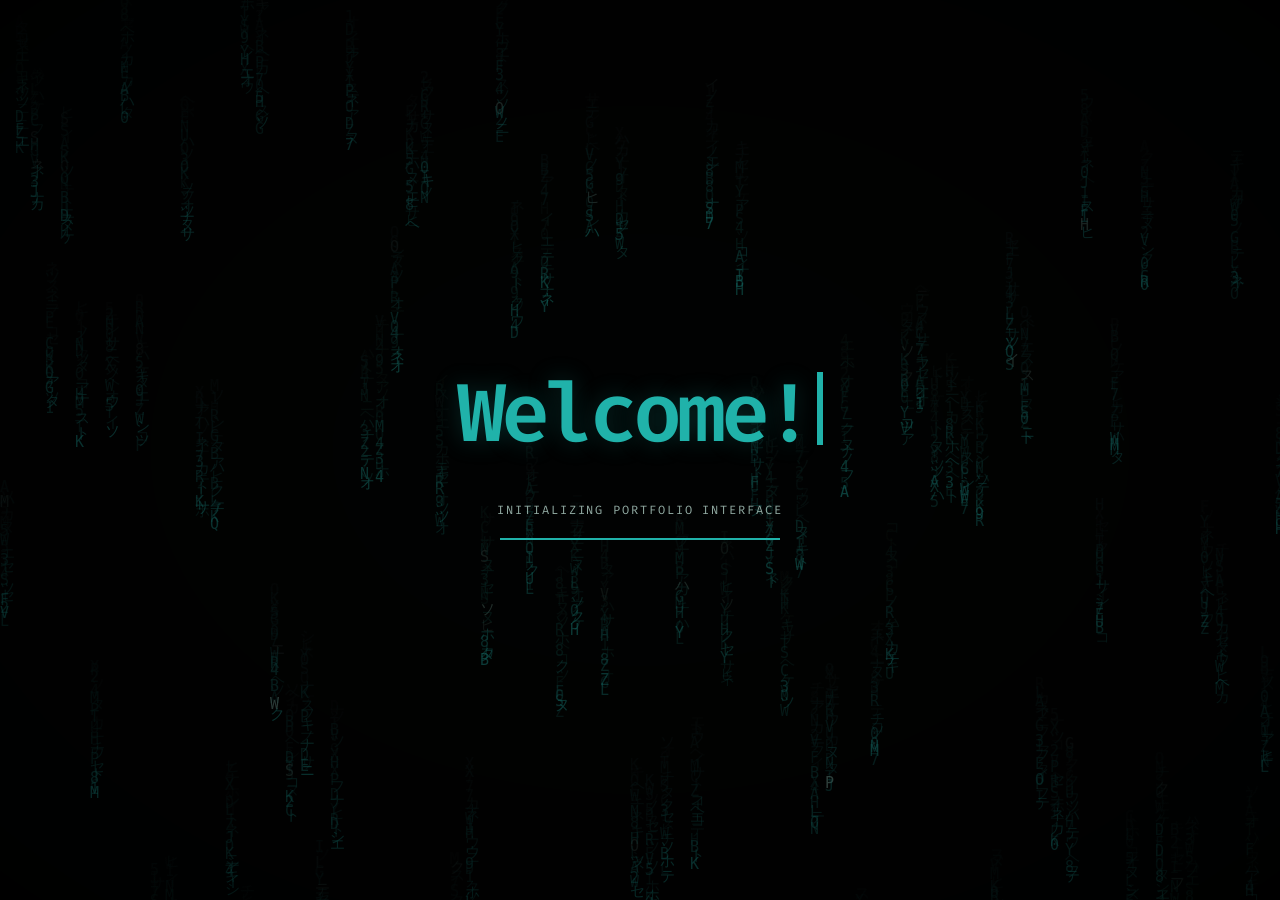
<file: index.html>
<!doctype html>
<html lang="en">
<head>
  <meta charset="utf-8">
  <meta name="viewport" content="width=device-width, initial-scale=1">
  <meta name="theme-color" content="#050807">
  <meta name="description" content="Personal portfolio — Biomedical Engineering, Machine Learning, and Computer Vision.">
  <title>darla's portfolio</title>
  <link rel="stylesheet" href="css/style.css">
  <script src="js/matrix.js" defer></script>
  <script src="js/main.js" defer></script>
</head>
<body>
  <canvas id="matrix-canvas" aria-hidden="true"></canvas>
  <div class="matrix-vignette" aria-hidden="true"></div>

  <main class="stage" aria-live="polite">
    <!-- Welcome screen: shown first, then transitions automatically to Home. -->
    <section id="welcome-screen" class="welcome-screen" aria-label="Welcome">
      <div class="welcome-line">
        <span id="welcome-text"></span><span class="cursor" aria-hidden="true"></span>
      </div>
      <p class="welcome-subtitle">INITIALIZING PORTFOLIO INTERFACE<span class="loading-dots"></span></p>
      <div class="welcome-progress" aria-hidden="true"><span id="welcome-progress-bar"></span></div>
    </section>

    <!-- Home terminal -->
    <section id="home-screen" class="terminal home-terminal is-hidden" aria-label="Portfolio home">
      <div class="terminal-topbar">
        <div class="window-controls" aria-hidden="true"><i></i><i></i><i></i></div>
        <span class="terminal-title">guest@portfolio: ~</span>
        <span class="topbar-status"><span class="status-dot"></span> ONLINE</span>
      </div>

      <div class="terminal-body home-body">
        <div class="system-label">PERSONAL PORTFOLIO <span>v1.0.0</span></div>
        <p class="muted">Hi! My name is</p>
        <h1 class="name">Darla Gempita</h1>
        <p class="intro">
          I am a Biomedical Engineering graduate with a strong interest in
          Research &amp; Development, Machine Learning, and Computer Vision.
        </p>

        <div class="rule"><span>AVAILABLE COMMANDS</span></div>
        <p class="hint">Type a command below or select a menu item.</p>
        <nav class="command-menu" aria-label="Portfolio sections">
          <button class="command-link" type="button" data-command="about">about</button>
          <button class="command-link" type="button" data-command="experience">experience</button>
          <button class="command-link" type="button" data-command="projects">projects</button>
          <button class="command-link" type="button" data-command="skills">skills</button>
          <button class="command-link" type="button" data-command="gallery">gallery</button>
        </nav>

        <div id="terminal-output" class="terminal-output" aria-live="polite">
          <p class="output-line"><span class="prompt">guest&gt;</span> Type <span class="accent">help</span> to see available commands.</p>
        </div>

        <form id="command-form" class="command-form" autocomplete="off">
          <label class="prompt" for="command-input">guest&gt;</label>
          <input id="command-input" name="command" type="text" spellcheck="false"
            autocapitalize="off" placeholder="type a command..." aria-label="Type a portfolio command">
          <button type="submit" class="run-button" aria-label="Run command">↵</button>
        </form>
        <p class="footer-note">TIP: Press <kbd>Enter</kbd> to execute a command.</p>
      </div>
    </section>
  </main>
</body>
</html>
</file>
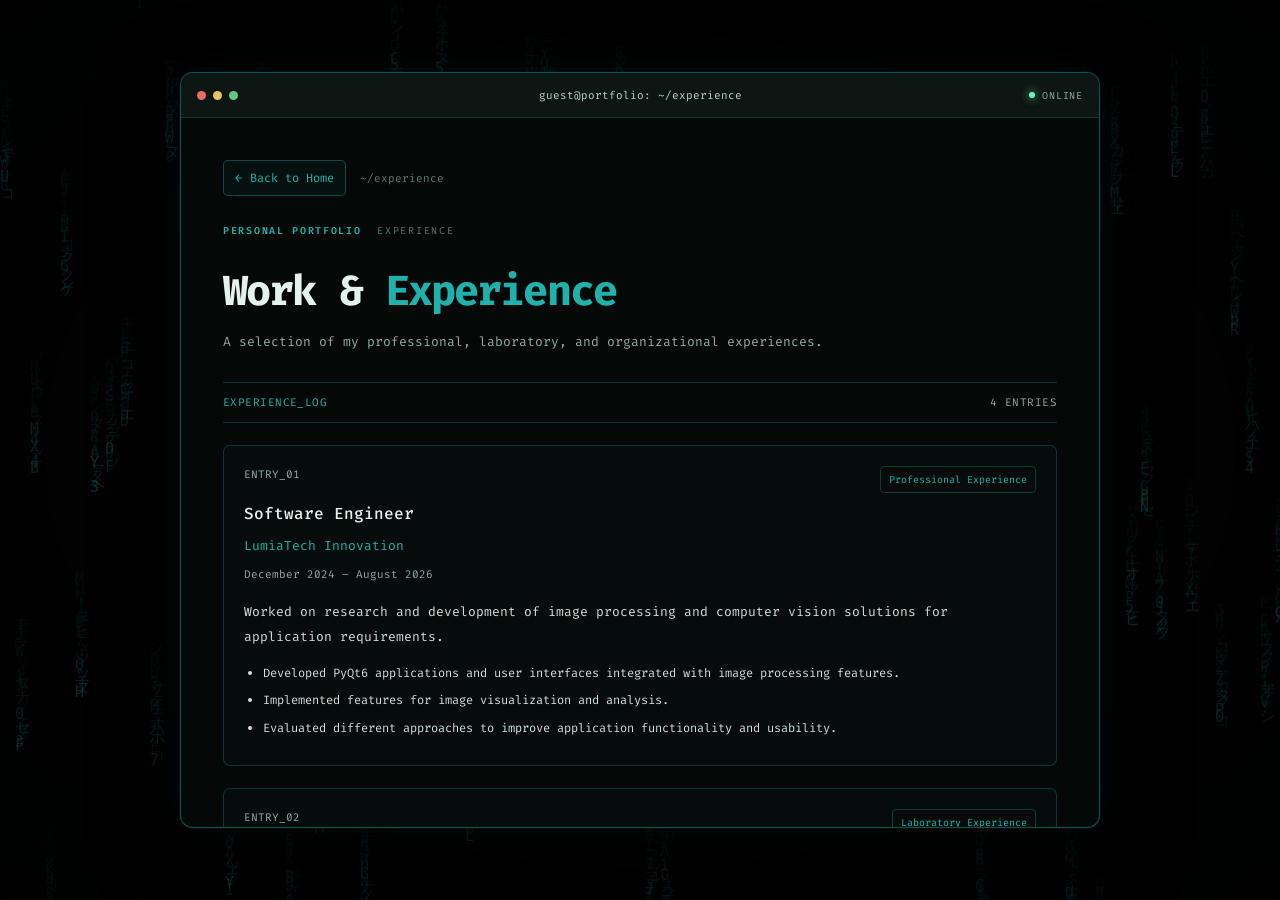
<file: pages/experience.html>
<!doctype html>
<html lang="en">
<head>
  <meta charset="utf-8">
  <meta name="viewport" content="width=device-width, initial-scale=1">
  <meta name="theme-color" content="#050807">
  <meta
    name="description"
    content="Professional, laboratory, and organizational experience."
  >

  <title>Experience | darla's portfolio</title>

  <link rel="stylesheet" href="../css/style.css">
  <link rel="stylesheet" href="../css/components.css">
  <link rel="stylesheet" href="../css/experience.css">

  <script src="../js/matrix.js" defer></script>
  <script src="../js/experience.js" defer></script>
</head>

<body>
  <canvas id="matrix-canvas" aria-hidden="true"></canvas>
  <div class="matrix-vignette" aria-hidden="true"></div>

  <main class="stage">
    <section
      class="terminal experience-terminal"
      aria-label="Experience"
    >
      <!-- Terminal title bar -->
      <div class="terminal-topbar">
        <div class="window-controls" aria-hidden="true">
          <i></i><i></i><i></i>
        </div>

        <span class="terminal-title">
          guest@portfolio: ~/experience
        </span>

        <span class="topbar-status">
          <span class="status-dot"></span> ONLINE
        </span>
      </div>

      <!-- Scrollable page content -->
      <div class="terminal-body experience-body">
        <nav
          class="page-navigation"
          aria-label="Page navigation"
        >
          <a class="back-button"
             href="../index.html?skipWelcome=1">
            <span aria-hidden="true">←</span>
            Back to Home
          </a>

          <span class="current-path">~/experience</span>
        </nav>

        <div class="system-label">
          PERSONAL PORTFOLIO <span>EXPERIENCE</span>
        </div>

        <header class="page-header">
          <h1 class="page-title">
            Work &amp; <span class="accent">Experience</span>
          </h1>

          <p class="page-intro">
            A selection of my professional, laboratory, and
            organizational experiences.
          </p>
        </header>

        <div class="experience-section-label">
          <span>EXPERIENCE_LOG</span>
          <span id="experience-count">LOADING...</span>
        </div>

        <!-- Cards and image carousels are generated by experience.js -->
        <section
          id="experience-list"
          class="experience-list"
          aria-label="Experience entries"
          aria-live="polite"
        >
          <p class="experience-loading">
            Loading experience entries...
          </p>
        </section>

        <footer class="page-footer">
          <span class="footer-note">END OF EXPERIENCE.LOG</span>
          <a class="footer-link" href="../index.html?skipWelcome=1">
            Return home ↵
          </a>
        </footer>
      </div>
    </section>
  </main>
</body>
</html>
</file>
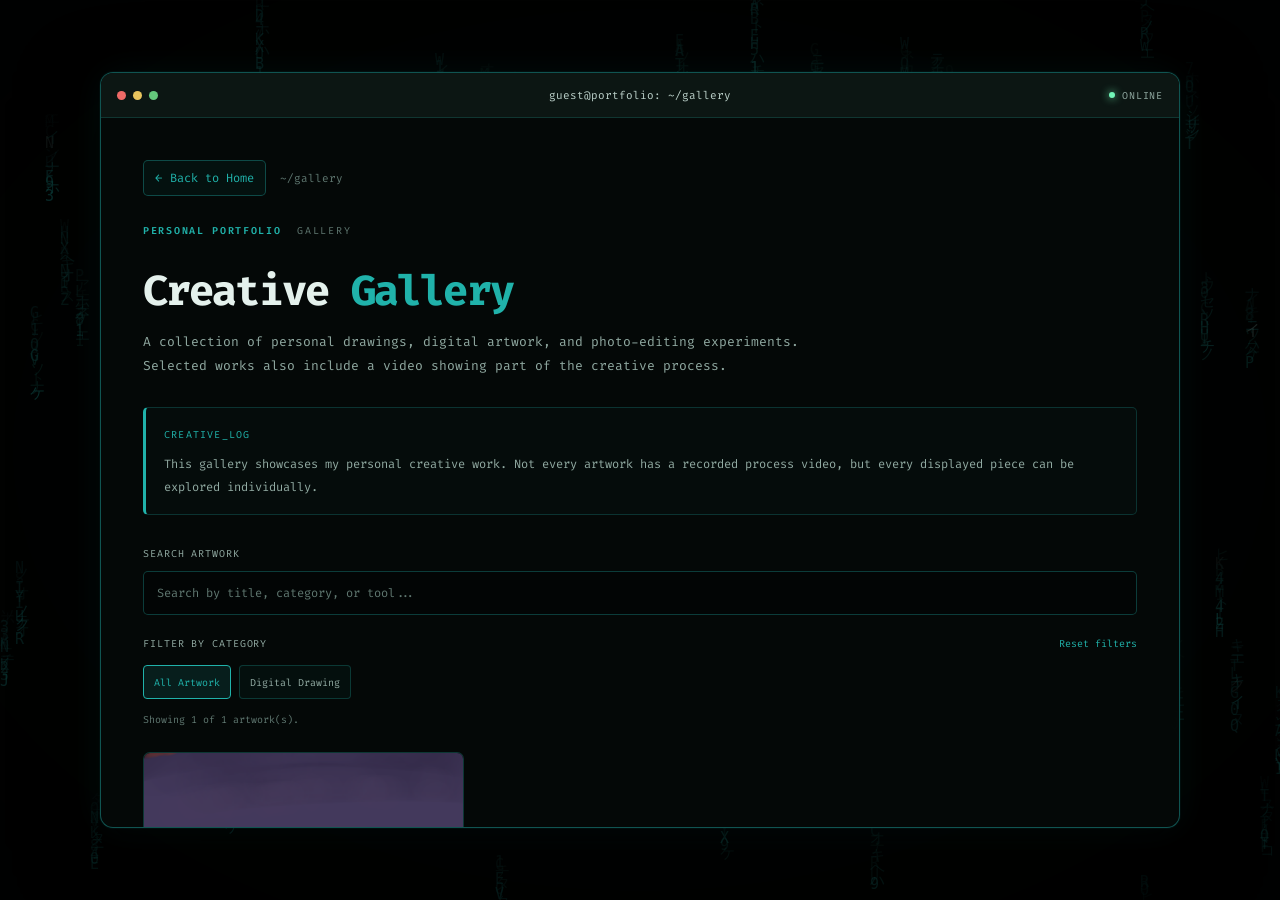
<file: pages/gallery.html>
<!doctype html>
<html lang="en">
<head>
  <meta charset="utf-8">
  <meta name="viewport" content="width=device-width, initial-scale=1">
  <meta name="theme-color" content="#050807">

  <meta
    name="description"
    content="A personal gallery of drawings, digital art, and photo editing, including selected creative processes."
  >

  <title>Gallery | Portfolio</title>

  <link rel="stylesheet" href="../css/style.css">
  <link rel="stylesheet" href="../css/components.css">
  <link rel="stylesheet" href="../css/gallery.css">

  <script src="../js/matrix.js" defer></script>
  <script src="../js/gallery.js" defer></script>
</head>

<body>
  <canvas id="matrix-canvas" aria-hidden="true"></canvas>
  <div class="matrix-vignette" aria-hidden="true"></div>

  <main class="stage">
    <section class="terminal gallery-terminal" aria-label="Gallery">

      <div class="terminal-topbar">
        <div class="window-controls" aria-hidden="true">
          <i></i><i></i><i></i>
        </div>

        <span class="terminal-title">
          guest@portfolio: ~/gallery
        </span>

        <span class="topbar-status">
          <span class="status-dot"></span> ONLINE
        </span>
      </div>

      <div class="terminal-body gallery-body">

        <nav class="page-navigation" aria-label="Page navigation">
          <a
            class="back-button"
            href="../index.html?skipWelcome=1"
          >
            <span aria-hidden="true">←</span>
            Back to Home
          </a>

          <span class="current-path">~/gallery</span>
        </nav>

        <div class="system-label">
          PERSONAL PORTFOLIO <span>GALLERY</span>
        </div>

        <header class="page-header">
          <h1 class="page-title">
            Creative <span class="accent">Gallery</span>
          </h1>

          <p class="page-intro">
            A collection of personal drawings, digital artwork,
            and photo-editing experiments. Selected works also
            include a video showing part of the creative process.
          </p>
        </header>

        <section class="gallery-intro-card" aria-label="About this gallery">
          <span class="gallery-terminal-label">CREATIVE_LOG</span>

          <p>
            This gallery showcases my personal creative work.
            Not every artwork has a recorded process video, but
            every displayed piece can be explored individually.
          </p>
        </section>

        <section class="gallery-toolbar" aria-label="Gallery search and filters">
          <label for="gallery-search" class="gallery-field-label">
            SEARCH ARTWORK
          </label>

          <input
            id="gallery-search"
            class="gallery-search"
            type="search"
            placeholder="Search by title, category, or tool..."
            autocomplete="off"
            spellcheck="false"
          >

          <div class="gallery-toolbar-heading">
            <span class="gallery-field-label">FILTER BY CATEGORY</span>

            <button
              id="gallery-reset"
              class="gallery-reset"
              type="button"
            >
              Reset filters
            </button>
          </div>

          <div
            id="gallery-filters"
            class="gallery-filters"
            role="group"
            aria-label="Artwork categories"
          >
            <!-- Filter buttons are generated by gallery.js -->
          </div>

          <p
            id="gallery-status"
            class="gallery-status"
            aria-live="polite"
          >
            Loading artwork...
          </p>
        </section>

        <section
          id="gallery-grid"
          class="gallery-grid"
          aria-label="Artwork collection"
        >
          <p class="gallery-empty">
            Loading gallery...
          </p>
        </section>

        <p class="gallery-disclaimer">
          Personal creative works. Artwork descriptions, tools,
          and process-video availability are provided for each
          piece when applicable.
        </p>

        <footer class="page-footer">
          <span class="footer-note">END OF GALLERY.LOG</span>

          <a
            class="footer-link"
            href="../index.html?skipWelcome=1"
          >
            Return home ↵
          </a>
        </footer>

      </div>
    </section>
  </main>

  <!-- Artwork detail dialog -->
  <dialog
    id="artwork-dialog"
    class="artwork-dialog"
    aria-labelledby="detail-title"
  >
    <div class="artwork-dialog-panel">

      <div class="artwork-dialog-header">
        <span class="gallery-terminal-label">ARTWORK_DETAIL</span>

        <button
          id="detail-close"
          class="detail-close"
          type="button"
          aria-label="Close artwork details"
        >
          ×
        </button>
      </div>

      <div id="detail-content" class="detail-content">
        <!-- Artwork details are generated by gallery.js -->
      </div>

    </div>
  </dialog>
</body>
</html>
</file>
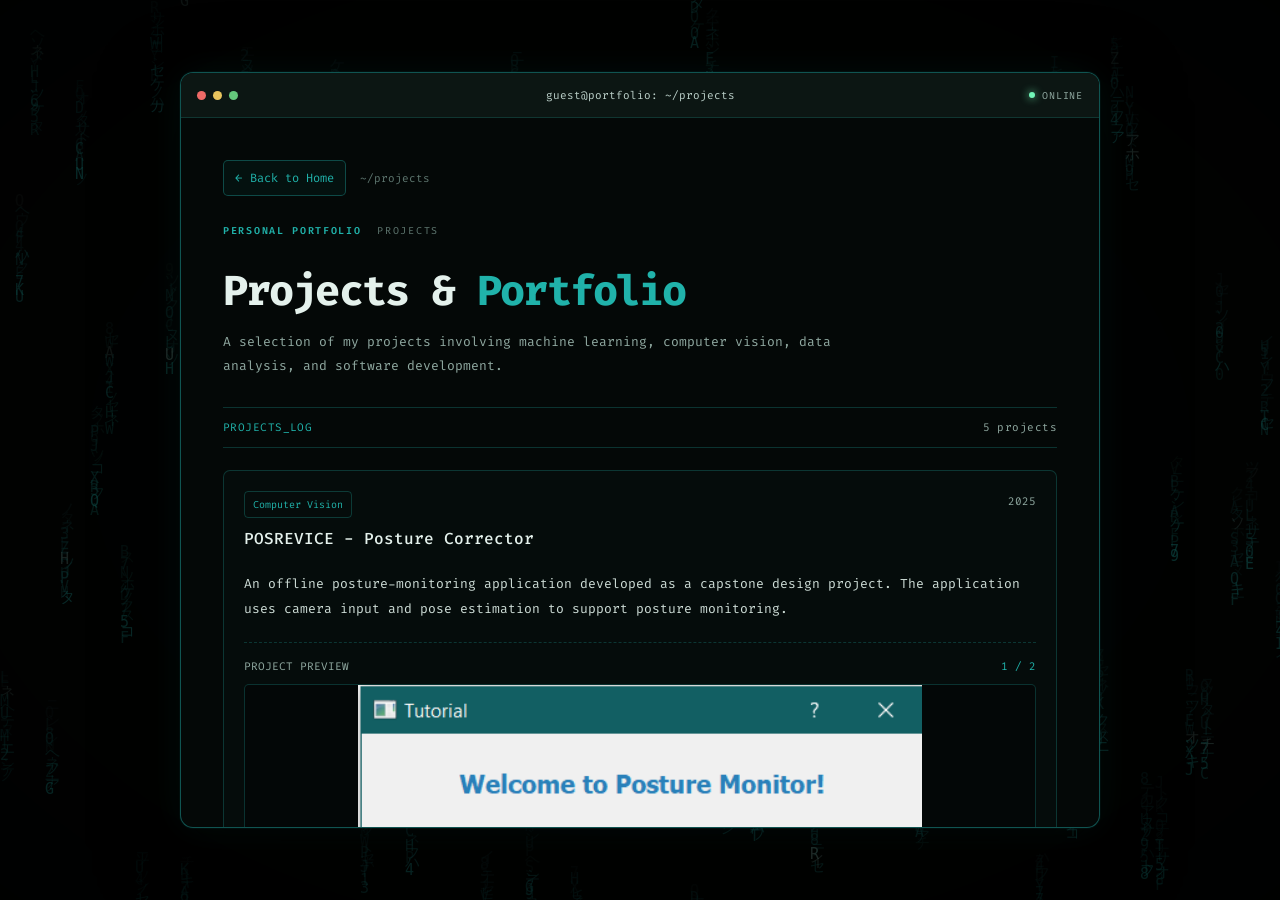
<file: pages/projects.html>
<!doctype html>
<html lang="en">
<head>
  <meta charset="utf-8">
  <meta name="viewport" content="width=device-width, initial-scale=1">
  <meta name="theme-color" content="#050807">

  <meta
    name="description"
    content="Machine learning, computer vision, data analysis, and software development projects."
  >

  <title>Projects | darla's portfolio</title>

  <link rel="stylesheet" href="../css/style.css">
  <link rel="stylesheet" href="../css/components.css">
  <link rel="stylesheet" href="../css/projects.css">

  <script src="../js/matrix.js" defer></script>
  <script src="../js/projects.js" defer></script>
</head>

<body>
  <!-- Shared Matrix background -->
  <canvas id="matrix-canvas" aria-hidden="true"></canvas>
  <div class="matrix-vignette" aria-hidden="true"></div>

  <main class="stage">
    <section
      class="terminal projects-terminal"
      aria-label="Projects"
    >
      <!-- Terminal title bar: same structure as Experience -->
      <div class="terminal-topbar">
        <div class="window-controls" aria-hidden="true">
          <i></i><i></i><i></i>
        </div>

        <span class="terminal-title">
          guest@portfolio: ~/projects
        </span>

        <span class="topbar-status">
          <span class="status-dot"></span> ONLINE
        </span>
      </div>

      <!-- Scrollable page content -->
      <div class="terminal-body projects-body">

        <!-- Shared page navigation -->
        <nav
          class="page-navigation"
          aria-label="Page navigation"
        >
          <a
            class="back-button"
            href="../index.html?skipWelcome=1"
          >
            <span aria-hidden="true">←</span>
            Back to Home
          </a>

          <span class="current-path">~/projects</span>
        </nav>

        <!-- Shared portfolio label -->
        <div class="system-label">
          PERSONAL PORTFOLIO <span>PROJECTS</span>
        </div>

        <!-- Page heading -->
        <header class="page-header">
          <h1 class="page-title">
            Projects &amp; <span class="accent">Portfolio</span>
          </h1>

          <p class="page-intro">
            A selection of my projects involving machine learning,
            computer vision, data analysis, and software development.
          </p>
        </header>

        <!-- Project list -->
        <section aria-label="Project portfolio">
          <div class="projects-section-label">
            <span>PROJECTS_LOG</span>
            <span id="project-count">LOADING...</span>
          </div>

          <div
            id="projects-list"
            class="projects-list"
            aria-live="polite"
          >
            <p class="projects-loading">
              Loading projects...
            </p>
          </div>
        </section>

        <!-- Shared page footer -->
        <footer class="page-footer">
          <span class="footer-note">END OF PROJECTS.LOG</span>

          <a
            class="footer-link"
            href="../index.html?skipWelcome=1"
          >
            Return home ↵
          </a>
        </footer>

      </div>
    </section>
  </main>
</body>
</html>
</file>
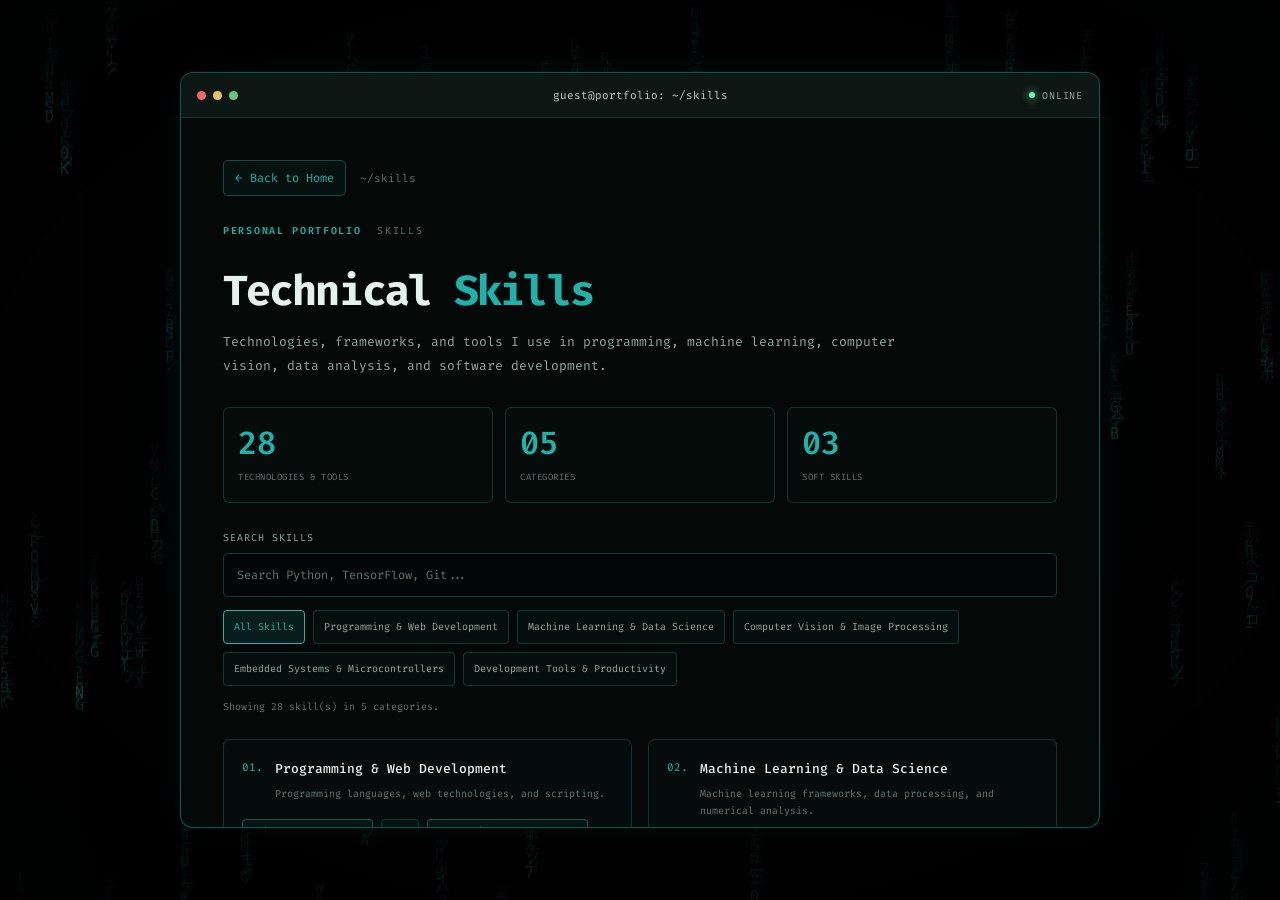
<file: pages/skills.html>
<!doctype html>
<html lang="en">
<head>
  <meta charset="utf-8">
  <meta name="viewport" content="width=device-width, initial-scale=1">
  <meta name="theme-color" content="#050807">

  <meta
    name="description"
    content="Technical skills, development tools, machine learning frameworks, and professional skills."
  >

  <title>Skills | Portfolio</title>

  <link rel="stylesheet" href="../css/style.css">
  <link rel="stylesheet" href="../css/components.css">
  <link rel="stylesheet" href="../css/skills.css">

  <script src="../js/matrix.js" defer></script>
  <script src="../js/skills.js" defer></script>
</head>

<body>
  <canvas id="matrix-canvas" aria-hidden="true"></canvas>
  <div class="matrix-vignette" aria-hidden="true"></div>

  <main class="stage">
    <section class="terminal skills-terminal" aria-label="Skills">

      <!-- Shared terminal top bar -->
      <div class="terminal-topbar">
        <div class="window-controls" aria-hidden="true">
          <i></i><i></i><i></i>
        </div>

        <span class="terminal-title">
          guest@portfolio: ~/skills
        </span>

        <span class="topbar-status">
          <span class="status-dot"></span> ONLINE
        </span>
      </div>

      <!-- Main page content -->
      <div class="terminal-body skills-body">

        <nav class="page-navigation" aria-label="Page navigation">
          <a
            class="back-button"
            href="../index.html?skipWelcome=1"
          >
            <span aria-hidden="true">←</span>
            Back to Home
          </a>

          <span class="current-path">~/skills</span>
        </nav>

        <div class="system-label">
          PERSONAL PORTFOLIO <span>SKILLS</span>
        </div>

        <header class="page-header">
          <h1 class="page-title">
            Technical <span class="accent">Skills</span>
          </h1>

          <p class="page-intro">
            Technologies, frameworks, and tools I use in programming,
            machine learning, computer vision, data analysis, and
            software development.
          </p>
        </header>

        <!-- Skill overview -->
        <section class="skills-overview" aria-label="Skills overview">
          <div class="skills-overview-item">
            <span class="skills-overview-value" id="technology-count">
              00
            </span>
            <span class="skills-overview-label">TECHNOLOGIES & TOOLS</span>
          </div>

          <div class="skills-overview-item">
            <span class="skills-overview-value" id="category-count">
              00
            </span>
            <span class="skills-overview-label">CATEGORIES</span>
          </div>

          <div class="skills-overview-item">
            <span class="skills-overview-value" id="soft-skill-count">
              00
            </span>
            <span class="skills-overview-label">SOFT SKILLS</span>
          </div>
        </section>

        <!-- Search -->
        <section class="skills-tools" aria-label="Search and filter skills">
          <label class="skills-search-label" for="skill-search">
            SEARCH SKILLS
          </label>

          <input
            id="skill-search"
            class="skills-search"
            type="search"
            placeholder="Search Python, TensorFlow, Git..."
            autocomplete="off"
            spellcheck="false"
          >

          <div
            id="skills-filters"
            class="skills-filters"
            role="group"
            aria-label="Filter skills by category"
          >
            <!-- Filter buttons are generated by skills.js -->
          </div>

          <p
            id="skills-result-status"
            class="skills-result-status"
            aria-live="polite"
          >
            Loading skills...
          </p>
        </section>

        <!-- Skills cards -->
        <section
          id="skills-list"
          class="skills-list"
          aria-label="Skills by category"
          aria-live="polite"
        >
          <p class="skills-loading">Loading skills...</p>
        </section>

        <!-- Soft skills and languages are displayed separately -->
        <section class="content-card skills-additional-card">
          <h2><span class="accent">07.</span> Soft Skills</h2>

          <p class="skills-section-description">
            Professional skills that support collaboration and
            problem-solving in technical projects.
          </p>

          <div class="skill-tags">
            <span class="skill-tag">Problem Solving</span>
            <span class="skill-tag">Adaptability</span>
            <span class="skill-tag">Communication</span>
          </div>
        </section>

        <section class="content-card skills-additional-card">
          <h2><span class="accent">08.</span> Languages</h2>

          <div class="language-list">
            <div class="language-item">
              <div class="language-info">
                <span class="language-name">Indonesian</span>
                <span class="language-level">Native</span>
              </div>
              <span class="language-indicator" aria-hidden="true">
                NATIVE
              </span>
            </div>

            <div class="language-item">
              <div class="language-info">
                <span class="language-name">English</span>
                <span class="language-level">Intermediate</span>
              </div>
              <span class="language-indicator" aria-hidden="true">
                INTERMEDIATE
              </span>
            </div>
          </div>
        </section>

        <p class="skills-note">
          Skill levels are shown only where specified in my CV.
          Other technologies are listed as part of my tech stack
          without assigning an unverified proficiency level.
        </p>

        <!-- Shared footer -->
        <footer class="page-footer">
          <span class="footer-note">END OF SKILLS.LOG</span>

          <a
            class="footer-link"
            href="../index.html?skipWelcome=1"
          >
            Return home ↵
          </a>
        </footer>

      </div>
    </section>
  </main>
</body>
</html>
</file>
<file: css/style.css>
@import url('https://fonts.googleapis.com/css2?family=Fira+Code:wght@400;500;600&family=Space+Mono:wght@400;700&display=swap');

:root {
  color-scheme: dark;
  --bg: #050807;
  --panel: rgba(5, 9, 8, 0.94);
  --panel-border: rgba(32, 178, 170, 0.45);
  --teal: #20B2AA;
  --green: #71f5b7;
  --text: #e4f1ec;
  --muted: #91aaa2;
  --subtle: #5f7770;
  --mono: "Fira Code", "Cascadia Code", Consolas, monospace;
}

* { box-sizing: border-box; }
html, body { min-height: 100%; }
body {
  margin: 0;
  min-height: 100vh;
  overflow: hidden;
  background: var(--bg);
  color: var(--text);
  font-family: var(--mono);
  font-size: 14px;
}
button, input { font: inherit; }
button { -webkit-tap-highlight-color: transparent; }
#matrix-canvas, .matrix-vignette {
  position: fixed;
  inset: 0;
  width: 100%;
  height: 100%;
  pointer-events: none;
}
#matrix-canvas { z-index: 0; opacity: .72; }
.matrix-vignette {
  z-index: 1;
  background: radial-gradient(ellipse at center, rgba(0,0,0,.08) 0%, rgba(0,0,0,.48) 78%, rgba(0,0,0,.72) 100%);
}
.stage {
  position: relative;
  z-index: 2;
  min-height: 100vh;
  width: 100%;
  display: grid;
  place-items: center;
  padding: clamp(14px, 3vw, 36px);
}
.is-hidden { display: none !important; }

/* Welcome screen */
.welcome-screen {
  width: min(100%, 820px);
  padding: 30px 10px;
  text-align: center;
  animation: welcome-in .7s ease both;
}
.welcome-line {
  min-height: 1.45em;
  color: var(--teal);
  font-size: clamp(42px, 8vw, 82px);
  font-weight: 600;
  letter-spacing: -.06em;
  text-shadow: 0 0 24px rgba(32,178,170,.25);
}
.cursor {
  display: inline-block;
  width: .075em;
  height: .9em;
  margin-left: .1em;
  vertical-align: -.06em;
  background: var(--teal);
  animation: blink .8s steps(2, start) infinite;
}
.welcome-subtitle {
  margin: 24px 0 20px;
  color: var(--muted);
  font-size: clamp(10px, 1.8vw, 12px);
  letter-spacing: .16em;
}
.loading-dots::after { content: ""; animation: dots 1.2s steps(4, end) infinite; }
.welcome-progress {
  width: min(280px, 65vw);
  height: 2px;
  margin: 0 auto;
  overflow: hidden;
  background: rgba(32,178,170,.16);
}
.welcome-progress span {
  display: block;
  width: 0;
  height: 100%;
  background: var(--teal);
  box-shadow: 0 0 12px var(--teal);
}
.welcome-screen.is-leaving { animation: welcome-out .55s ease forwards; }

/* Terminal panel */
.terminal {
  width: min(100%, 920px);
  max-height: min(84vh, 790px);
  min-height: 500px;
  display: flex;
  flex-direction: column;
  overflow: hidden;
  border: 1px solid var(--panel-border);
  border-radius: 13px;
  background: var(--panel);
  box-shadow: 0 0 0 1px rgba(32,178,170,.05), 0 24px 80px rgba(0,0,0,.55), 0 0 42px rgba(32,178,170,.08);
  backdrop-filter: blur(10px);
  animation: terminal-in .55s cubic-bezier(.2,.75,.25,1) both;
}
.terminal-topbar {
  flex: 0 0 auto;
  min-height: 45px;
  display: grid;
  grid-template-columns: 1fr auto 1fr;
  align-items: center;
  gap: 12px;
  padding: 0 16px;
  border-bottom: 1px solid rgba(32,178,170,.2);
  background: rgba(14,24,21,.88);
  color: var(--muted);
  font-size: 11px;
}
.window-controls { display: flex; gap: 7px; }
.window-controls i { width: 9px; height: 9px; border-radius: 50%; background: #52645e; }
.window-controls i:first-child { background: #ee6a67; }
.window-controls i:nth-child(2) { background: #e8c45d; }
.window-controls i:nth-child(3) { background: #64c77b; }
.terminal-title { text-align: center; color: #bdd2cb; }
.topbar-status { justify-self: end; display: flex; align-items: center; gap: 7px; font-size: 10px; letter-spacing: .08em; }
.status-dot { width: 6px; height: 6px; border-radius: 50%; background: var(--green); box-shadow: 0 0 9px var(--green); }
.terminal-body {
  flex: 1 1 auto;
  min-height: 0;
  overflow-y: auto;
  overscroll-behavior: contain;
  padding: clamp(22px, 4vw, 42px);
  scrollbar-color: rgba(32,178,170,.5) rgba(32,178,170,.06);
  scrollbar-width: thin;
}
.terminal-body::-webkit-scrollbar { width: 8px; }
.terminal-body::-webkit-scrollbar-track { background: rgba(32,178,170,.04); }
.terminal-body::-webkit-scrollbar-thumb { border-radius: 8px; background: rgba(32,178,170,.4); }
.system-label {
  margin-bottom: 28px;
  color: var(--teal);
  font-size: 10px;
  font-weight: 600;
  letter-spacing: .17em;
}
.system-label span { margin-left: 8px; color: var(--subtle); font-weight: 400; }
.muted, .hint { color: var(--muted); }
.muted { margin: 0 0 8px; }
.name {
  margin: 0;
  color: var(--teal); /* Keep this exact color: #20B2AA */
  font-size: clamp(32px, 6vw, 55px);
  line-height: 1.2;
  letter-spacing: -.055em;
  overflow-wrap: anywhere;
  text-shadow: 0 0 26px rgba(32,178,170,.13);
}
.intro {
  max-width: 680px;
  margin: 18px 0 30px;
  color: #d0dfd9;
  line-height: 1.9;
}
.rule {
  display: flex;
  align-items: center;
  gap: 12px;
  margin: 20px 0 12px;
  color: var(--subtle);
  font-size: 10px;
  letter-spacing: .13em;
}
.rule::after { content: ""; height: 1px; flex: 1; background: rgba(32,178,170,.2); }
.hint { margin: 0 0 15px; font-size: 12px; }
.command-menu { display: flex; flex-wrap: wrap; gap: 9px; }
.command-link {
  padding: 9px 12px;
  border: 1px solid rgba(32,178,170,.36);
  border-radius: 5px;
  background: rgba(32,178,170,.055);
  color: var(--teal);
  cursor: pointer;
  transition: background .18s ease, border-color .18s ease, transform .18s ease;
}
.command-link::before { content: "./"; color: var(--subtle); }
.command-link:hover, .command-link:focus-visible {
  outline: none;
  border-color: var(--teal);
  background: rgba(32,178,170,.14);
  transform: translateY(-1px);
}
.terminal-output {
  min-height: 38px;
  margin-top: 22px;
  color: #b9cbc4;
  font-size: 12px;
  line-height: 1.8;
}
.output-line { margin: 4px 0; overflow-wrap: anywhere; }
.prompt { color: var(--green); white-space: nowrap; }
.accent { color: var(--teal); }
.error { color: #ff8d8d; }
.command-form {
  display: flex;
  align-items: center;
  gap: 10px;
  padding: 12px 0 8px;
  border-bottom: 1px solid rgba(32,178,170,.35);
}
.command-form input {
  flex: 1;
  min-width: 0;
  border: 0;
  outline: 0;
  background: transparent;
  color: var(--text);
  caret-color: var(--teal);
}
.command-form input::placeholder { color: #5f7770; }
.run-button {
  width: 30px;
  height: 30px;
  border: 1px solid rgba(32,178,170,.35);
  border-radius: 4px;
  background: rgba(32,178,170,.1);
  color: var(--teal);
  cursor: pointer;
}
.run-button:hover { background: rgba(32,178,170,.22); }
.footer-note { margin: 12px 0 0; color: var(--subtle); font-size: 10px; }
kbd {
  padding: 2px 5px;
  border: 1px solid rgba(145,170,162,.25);
  border-radius: 3px;
  color: #b7c9c2;
  font: inherit;
}

@keyframes blink { to { visibility: hidden; } }
@keyframes dots { 0% { content: ""; } 25% { content: "."; } 50% { content: ".."; } 75%,100% { content: "..."; } }
@keyframes welcome-in { from { opacity: 0; transform: translateY(8px); } to { opacity: 1; transform: translateY(0); } }
@keyframes welcome-out { to { opacity: 0; transform: translateY(-12px); } }
@keyframes terminal-in { from { opacity: 0; transform: translateY(10px) scale(.99); } to { opacity: 1; transform: translateY(0) scale(1); } }

@media (max-width: 600px) {
  body { font-size: 12px; }
  .stage { padding: 12px; }
  .terminal { min-height: min(570px, 86vh); max-height: 88vh; border-radius: 9px; }
  .terminal-topbar { min-height: 40px; padding: 0 11px; grid-template-columns: auto 1fr auto; gap: 8px; }
  .terminal-title { font-size: 10px; }
  .topbar-status { font-size: 9px; }
  .terminal-body { padding: 22px 18px; }
  .system-label { margin-bottom: 24px; }
  .intro { line-height: 1.75; }
  .command-menu { gap: 7px; }
  .command-link { padding: 8px 9px; }
}
@media (prefers-reduced-motion: reduce) {
  *, *::before, *::after { animation-duration: .01ms !important; animation-iteration-count: 1 !important; scroll-behavior: auto !important; transition-duration: .01ms !important; }
}
</file>
<file: css/components.css>
/* =========================================
   SHARED COMPONENTS
   Reuse these classes across every portfolio page.
   ========================================= */

/* Page navigation */
.page-navigation {
  display: flex;
  align-items: center;
  flex-wrap: wrap;
  gap: 14px;
  margin-bottom: 28px;
}

.back-button {
  display: inline-flex;
  align-items: center;
  justify-content: center;
  gap: 8px;
  padding: 8px 11px;
  border: 1px solid rgba(32, 178, 170, 0.36);
  border-radius: 5px;
  background: rgba(32, 178, 170, 0.055);
  color: var(--teal);
  font-family: var(--mono);
  font-size: 12px;
  line-height: 1.5;
  text-decoration: none;
  transition: background 0.18s ease, border-color 0.18s ease;
}

.back-button:hover,
.back-button:focus-visible {
  border-color: var(--teal);
  background: rgba(32, 178, 170, 0.14);
  outline: none;
}

.current-path {
  color: var(--subtle);
  font-size: 11px;
}

/* Shared page heading */
.page-header {
  margin-bottom: 28px;
}

.page-title {
  margin: 0 0 12px;
  color: var(--text);
  font-size: clamp(28px, 5vw, 42px);
  line-height: 1.25;
  letter-spacing: -0.045em;
}

.page-intro {
  max-width: 680px;
  margin: 0;
  color: var(--muted);
  font-size: 13px;
  line-height: 1.9;
}

/* Shared content cards */
.content-card {
  min-width: 0;
  margin: 22px 0;
  padding: 20px;
  border: 1px solid rgba(32, 178, 170, 0.25);
  border-radius: 7px;
  background: rgba(8, 18, 16, 0.55);
  overflow-wrap: anywhere;
}

.content-card h2,
.content-card-title {
  margin: 0 0 16px;
  color: var(--text);
  font-size: 14px;
  font-weight: 500;
  line-height: 1.6;
}

/* Shared page footer */
.page-footer {
  display: flex;
  align-items: center;
  justify-content: space-between;
  flex-wrap: wrap;
  gap: 12px;
  margin-top: 30px;
  padding-top: 16px;
  border-top: 1px solid rgba(32, 178, 170, 0.2);
}

.page-footer .footer-note {
  margin: 0;
  color: var(--subtle);
  font-size: 10px;
}

.footer-link {
  display: inline-flex;
  align-items: center;
  justify-content: center;
  padding: 6px 0;
  color: var(--teal);
  font-family: var(--mono);
  font-size: 11px;
  line-height: 1.5;
  text-decoration: none;
  transition: color 0.18s ease;
}

.footer-link:hover,
.footer-link:focus-visible {
  color: var(--green);
  text-decoration: underline;
  outline: none;
}

/* Shared image carousel */
.image-carousel {
  min-width: 0;
  margin-top: 20px;
  padding-top: 16px;
  border-top: 1px dashed rgba(32, 178, 170, 0.25);
}

.carousel-heading {
  display: flex;
  align-items: center;
  justify-content: space-between;
  gap: 10px;
  margin-bottom: 10px;
  color: var(--muted);
  font-size: 11px;
}

.carousel-counter {
  flex-shrink: 0;
  color: var(--teal);
  font-size: 11px;
  font-variant-numeric: tabular-nums;
}

.carousel-viewport {
  position: relative;
  display: flex;
  align-items: center;
  justify-content: center;
  width: 100%;
  min-width: 0;
  min-height: 120px;
  overflow: hidden;
  border: 1px solid rgba(32, 178, 170, 0.25);
  border-radius: 5px;
  background: rgba(0, 0, 0, 0.35);

  /* Allow vertical page scrolling while supporting horizontal swipe. */
  touch-action: pan-y;
}


.preview-image {
  display: block;
  width: 100%;
  height: auto;
  max-height: 420px;
  aspect-ratio: 16 / 9;
  object-fit: contain;
  user-select: none;
  -webkit-user-drag: none;
}

.carousel-controls {
  display: flex;
  align-items: center;
  justify-content: center;
  gap: 16px;
  margin-top: 12px;
}

.carousel-button {
  display: inline-flex;
  align-items: center;
  justify-content: center;
  width: 40px;
  min-width: 40px;
  min-height: 36px;
  border: 1px solid rgba(32, 178, 170, 0.45);
  border-radius: 4px;
  background: rgba(32, 178, 170, 0.08);
  color: var(--teal);
  font-family: var(--mono);
  font-size: 17px;
  cursor: pointer;
  transition: background 0.18s ease, border-color 0.18s ease;
}

.carousel-button:hover,
.carousel-button:focus-visible {
  border-color: var(--teal);
  background: rgba(32, 178, 170, 0.18);
  outline: 1px solid var(--teal);
}

.carousel-button:disabled {
  opacity: 0.45;
  cursor: not-allowed;
}

.carousel-button[hidden],
.carousel-counter[hidden],
.carousel-hint[hidden] {
  display: none;
}

.carousel-hint {
  margin: 10px 0 0;
  color: var(--subtle);
  font-size: 10px;
  text-align: center;
}

@media (max-width: 600px) {
  .page-navigation {
    margin-bottom: 22px;
  }

  .page-footer {
    align-items: flex-start;
  }

  .content-card {
    padding: 15px;
  }

  .page-title {
    font-size: clamp(27px, 8vw, 36px);
  }

  .preview-image {
    max-height: 280px;
  }

  .carousel-controls {
    gap: 12px;
  }
}

@media (prefers-reduced-motion: reduce) {
  .back-button,
  .footer-link,
  .carousel-button {
    transition: none;
  }
}
</file>
<file: css/experience.css>
/* Experience-specific content. Shared navigation, headings, cards, footer,
   and image-carousel styles are defined in css/components.css. */

.experience-body {
  padding-bottom: 24px;
}

.experience-section-label {
  display: flex;
  align-items: center;
  justify-content: space-between;
  flex-wrap: wrap;
  gap: 10px;
  padding: 12px 0;
  border-top: 1px solid rgba(32, 178, 170, 0.25);
  border-bottom: 1px solid rgba(32, 178, 170, 0.25);
  color: var(--teal);
  font-size: 11px;
  letter-spacing: 0.04em;
}

#experience-count {
  color: var(--muted);
}

.experience-list {
  min-width: 0;
}

.content-card-header {
  display: flex;
  align-items: flex-start;
  justify-content: space-between;
  gap: 14px;
}

.experience-organization {
  margin: 0 0 8px;
  color: var(--teal);
  font-size: 13px;
  line-height: 1.7;
}

.experience-period {
  margin: 0 0 16px;
  color: var(--muted);
  font-size: 11px;
  line-height: 1.7;
}

.experience-description {
  margin: 0;
  color: #d0dfd9;
  font-size: 13px;
  line-height: 1.9;
}

.content-card-list {
  margin: 12px 0 0;
  padding-left: 19px;
  color: #d0dfd9;
  font-size: 12px;
  line-height: 1.9;
}

.content-card-list li {
  margin: 5px 0;
}

.experience-type {
  flex-shrink: 0;
  padding: 5px 8px;
  border: 1px solid rgba(32, 178, 170, 0.28);
  border-radius: 4px;
  color: var(--teal);
  font-size: 10px;
  line-height: 1.5;
}

.experience-loading,
.experience-empty,
.experience-error {
  padding: 18px 0;
  color: var(--muted);
  font-size: 12px;
  line-height: 1.8;
}

.experience-error {
  color: #ff9b9b;
}

@media (max-width: 600px) {
  .content-card-header {
    flex-direction: column;
    gap: 6px;
  }
}

.content-card-header .content-card-title {
  margin-bottom: 9px;
  font-size: 16px;
}
</file>
<file: css/gallery.css>
/* =========================================
   GALLERY PAGE
   Shared theme: style.css + components.css
   ========================================= */

.gallery-terminal {
  width: min(100%, 1080px);
}

.gallery-body {
  min-width: 0;
}

/* =========================================
   INTRODUCTION
   ========================================= */

.gallery-intro-card {
  margin: 0 0 28px;
  padding: 16px 18px;
  border: 1px solid rgba(32, 178, 170, 0.24);
  border-left: 3px solid var(--teal);
  border-radius: 5px;
  background: rgba(8, 18, 16, 0.55);
}

.gallery-terminal-label {
  color: var(--teal);
  font-size: 10px;
  letter-spacing: 0.12em;
  overflow-wrap: anywhere;
}

.gallery-intro-card p {
  margin: 10px 0 0;
  color: var(--muted);
  font-size: 12px;
  line-height: 1.9;
}

/* =========================================
   SEARCH AND CATEGORY FILTERS
   ========================================= */

.gallery-toolbar {
  margin-bottom: 24px;
}

.gallery-field-label {
  color: var(--muted);
  font-size: 10px;
  letter-spacing: 0.09em;
}

.gallery-search {
  display: block;
  width: 100%;
  min-height: 44px;
  margin-top: 9px;
  padding: 11px 13px;
  border: 1px solid rgba(32, 178, 170, 0.32);
  border-radius: 5px;
  outline: none;
  background: rgba(0, 0, 0, 0.28);
  color: var(--text);
  font-family: var(--mono);
  font-size: 12px;
}

.gallery-search::placeholder {
  color: var(--subtle);
}

.gallery-search:focus-visible {
  border-color: var(--teal);
  outline: 1px solid rgba(32, 178, 170, 0.35);
  outline-offset: 2px;
}

.gallery-toolbar-heading {
  display: flex;
  align-items: center;
  justify-content: space-between;
  flex-wrap: wrap;
  gap: 10px;
  margin-top: 18px;
}

.gallery-reset {
  padding: 4px 0;
  border: 0;
  background: transparent;
  color: var(--teal);
  font-family: var(--mono);
  font-size: 10px;
  cursor: pointer;
}

.gallery-reset:hover,
.gallery-reset:focus-visible {
  color: var(--green);
  text-decoration: underline;
  outline: none;
}

.gallery-filters {
  display: flex;
  flex-wrap: wrap;
  gap: 8px;
  margin-top: 11px;
}

.gallery-filter {
  min-height: 34px;
  padding: 7px 10px;
  border: 1px solid rgba(32, 178, 170, 0.26);
  border-radius: 4px;
  background: rgba(32, 178, 170, 0.045);
  color: var(--muted);
  font-family: var(--mono);
  font-size: 10px;
  line-height: 1.5;
  cursor: pointer;
  transition: color 0.18s ease,
              border-color 0.18s ease,
              background 0.18s ease;
}

.gallery-filter:hover,
.gallery-filter:focus-visible {
  border-color: var(--teal);
  color: var(--teal);
  outline: none;
}

.gallery-filter.is-active {
  border-color: var(--teal);
  background: rgba(32, 178, 170, 0.13);
  color: var(--teal);
}

.gallery-status {
  margin: 12px 0 0;
  color: var(--subtle);
  font-size: 10px;
  line-height: 1.7;
}

/* =========================================
   GALLERY GRID
   ========================================= */

.gallery-grid {
  display: grid;
  grid-template-columns: repeat(3, minmax(0, 1fr));
  gap: 16px;
  align-items: stretch;
}

.artwork-card {
  display: flex;
  min-width: 0;
  flex-direction: column;
  overflow: hidden;
  border: 1px solid rgba(32, 178, 170, 0.25);
  border-radius: 7px;
  background: rgba(8, 18, 16, 0.7);
  transition: border-color 0.2s ease,
              transform 0.2s ease,
              background 0.2s ease;
}

.artwork-card:hover {
  transform: translateY(-2px);
  border-color: rgba(32, 178, 170, 0.65);
  background: rgba(10, 24, 21, 0.92);
}

.artwork-open {
  display: flex;
  width: 100%;
  height: 100%;
  flex-direction: column;
  padding: 0;
  border: 0;
  background: transparent;
  color: inherit;
  text-align: left;
  cursor: pointer;
}

.artwork-open:focus-visible {
  outline: 2px solid var(--teal);
  outline-offset: -3px;
}

.artwork-thumbnail {
  position: relative;
  display: flex;
  align-items: center;
  justify-content: center;
  width: 100%;
  aspect-ratio: 4 / 3;
  overflow: hidden;
  border-bottom: 1px solid rgba(32, 178, 170, 0.18);
  background:
    radial-gradient(
      ellipse at center,
      rgba(32, 178, 170, 0.12),
      rgba(0, 0, 0, 0.2)
    );
}

.artwork-thumbnail img {
  display: block;
  width: 100%;
  height: 100%;
  object-fit: cover;
  transition: transform 0.3s ease;
}

.artwork-card:hover .artwork-thumbnail img {
  transform: scale(1.025);
}

.artwork-placeholder {
  display: flex;
  width: 100%;
  height: 100%;
  flex-direction: column;
  align-items: center;
  justify-content: center;
  gap: 9px;
  padding: 18px;
  color: var(--subtle);
  text-align: center;
}

.artwork-placeholder-symbol {
  color: var(--teal);
  font-size: 28px;
}

.artwork-placeholder-label {
  font-size: 9px;
  line-height: 1.7;
  letter-spacing: 0.08em;
}

.artwork-card-content {
  display: flex;
  flex: 1;
  flex-direction: column;
  gap: 9px;
  padding: 14px;
}

.artwork-category {
  color: var(--teal);
  font-size: 9px;
  line-height: 1.6;
  letter-spacing: 0.06em;
  text-transform: uppercase;
}

.artwork-title {
  margin: 0;
  color: var(--text);
  font-size: 13px;
  font-weight: 500;
  line-height: 1.65;
  overflow-wrap: anywhere;
}

.artwork-description {
  margin: 0;
  color: var(--muted);
  font-size: 10px;
  line-height: 1.8;
  overflow-wrap: anywhere;
}

.artwork-card-footer {
  display: flex;
  align-items: center;
  justify-content: space-between;
  flex-wrap: wrap;
  gap: 8px;
  margin-top: auto;
  padding-top: 4px;
}

.artwork-year {
  color: var(--subtle);
  font-size: 9px;
}

.process-indicator {
  display: inline-flex;
  align-items: center;
  gap: 5px;
  color: var(--green);
  font-size: 9px;
  line-height: 1.6;
}

.process-indicator.no-process {
  color: var(--subtle);
}

.gallery-empty {
  grid-column: 1 / -1;
  margin: 0;
  padding: 28px 20px;
  border: 1px dashed rgba(32, 178, 170, 0.25);
  border-radius: 5px;
  color: var(--muted);
  font-size: 12px;
  line-height: 1.9;
  overflow-wrap: anywhere;
}

.gallery-disclaimer {
  margin: 20px 0 0;
  color: var(--subtle);
  font-size: 10px;
  line-height: 1.8;
}

/* =========================================
   ARTWORK DETAIL DIALOG
   ========================================= */

.artwork-dialog {
  width: min(900px, calc(100% - 28px));
  max-width: 900px;
  max-height: min(88vh, 900px);
  padding: 0;
  overflow: auto;
  border: 1px solid rgba(32, 178, 170, 0.48);
  border-radius: 10px;
  background: #07100d;
  color: var(--text);
  box-shadow: 0 25px 90px rgba(0, 0, 0, 0.75);
  scrollbar-color: rgba(32, 178, 170, 0.5) rgba(32, 178, 170, 0.06);
}

.artwork-dialog::backdrop {
  background: rgba(0, 0, 0, 0.78);
  backdrop-filter: blur(5px);
}

.artwork-dialog-panel {
  min-width: 0;
  padding: clamp(16px, 3vw, 28px);
}

.artwork-dialog-header {
  display: flex;
  align-items: center;
  justify-content: space-between;
  gap: 14px;
  margin-bottom: 20px;
  padding-bottom: 12px;
  border-bottom: 1px solid rgba(32, 178, 170, 0.2);
}

.detail-close {
  display: inline-flex;
  align-items: center;
  justify-content: center;
  width: 38px;
  height: 38px;
  flex: 0 0 auto;
  border: 1px solid rgba(32, 178, 170, 0.35);
  border-radius: 5px;
  background: rgba(32, 178, 170, 0.07);
  color: var(--teal);
  font-family: var(--mono);
  font-size: 24px;
  line-height: 1;
  cursor: pointer;
}

.detail-close:hover,
.detail-close:focus-visible {
  border-color: var(--teal);
  color: var(--green);
  outline: none;
}

.detail-title {
  margin: 0 0 9px;
  color: var(--text);
  font-size: clamp(20px, 4vw, 29px);
  font-weight: 500;
  line-height: 1.4;
  overflow-wrap: anywhere;
}

.detail-meta {
  display: flex;
  flex-wrap: wrap;
  gap: 8px;
  margin-bottom: 18px;
}

.detail-meta-item {
  padding: 5px 8px;
  border: 1px solid rgba(32, 178, 170, 0.2);
  border-radius: 4px;
  color: var(--muted);
  font-size: 10px;
  line-height: 1.6;
  overflow-wrap: anywhere;
}

.detail-artwork {
  display: block;
  width: 100%;
  max-height: 62vh;
  margin: 0 auto 20px;
  border: 1px solid rgba(32, 178, 170, 0.2);
  border-radius: 5px;
  background: rgba(0, 0, 0, 0.25);
  object-fit: contain;
}

.detail-artwork-placeholder {
  display: flex;
  min-height: 180px;
  align-items: center;
  justify-content: center;
  margin-bottom: 20px;
  border: 1px dashed rgba(32, 178, 170, 0.25);
  color: var(--subtle);
  font-size: 11px;
  text-align: center;
}

.detail-description {
  margin: 0 0 20px;
  color: #c6d8d1;
  font-size: 12px;
  line-height: 1.9;
  overflow-wrap: anywhere;
}

.detail-section {
  margin-top: 24px;
  padding-top: 18px;
  border-top: 1px solid rgba(32, 178, 170, 0.2);
}

.detail-section-title {
  margin: 0 0 12px;
  color: var(--teal);
  font-size: 11px;
  font-weight: 500;
  letter-spacing: 0.08em;
}

.detail-process-note {
  margin: 0;
  color: var(--muted);
  font-size: 11px;
  line-height: 1.8;
}

.detail-video {
  display: block;
  width: 100%;
  max-height: 65vh;
  margin-top: 12px;
  border: 1px solid rgba(32, 178, 170, 0.25);
  border-radius: 5px;
  background: #000;
}

.detail-video:focus-visible {
  outline: 2px solid var(--teal);
  outline-offset: 3px;
}

.detail-tags {
  display: flex;
  flex-wrap: wrap;
  gap: 8px;
  margin-top: 12px;
}

.detail-tag {
  padding: 5px 8px;
  border: 1px solid rgba(32, 178, 170, 0.2);
  border-radius: 4px;
  color: #c5ded5;
  font-size: 10px;
  line-height: 1.6;
}

.detail-link {
  display: inline-flex;
  align-items: center;
  gap: 6px;
  margin-top: 12px;
  color: var(--teal);
  font-size: 11px;
  line-height: 1.7;
  overflow-wrap: anywhere;
  text-decoration: none;
}

.detail-link:hover,
.detail-link:focus-visible {
  color: var(--green);
  text-decoration: underline;
  outline: none;
}

/* =========================================
   RESPONSIVE LAYOUT
   ========================================= */

@media (max-width: 800px) {
  .gallery-grid {
    grid-template-columns: repeat(2, minmax(0, 1fr));
    gap: 12px;
  }
}

@media (max-width: 520px) {
  .gallery-grid {
    grid-template-columns: minmax(0, 1fr);
  }

  .artwork-thumbnail {
    aspect-ratio: 4 / 3;
  }

  .artwork-card-content {
    padding: 13px;
  }

  .artwork-dialog {
    width: calc(100% - 16px);
    max-height: 92vh;
  }

  .artwork-dialog-panel {
    padding: 14px;
  }

  .detail-video {
    max-height: 45vh;
  }
}

@media (prefers-reduced-motion: reduce) {
  .artwork-card,
  .artwork-thumbnail img,
  .gallery-filter {
    transition: none;
  }

  .artwork-card:hover {
    transform: none;
  }
}
</file>
<file: css/projects.css>
/* =========================================
   PROJECTS PAGE
   Shared styles are defined in style.css
   and components.css.
   ========================================= */

/* Page content inside the shared terminal panel */

.projects-body {
  padding-bottom: 24px;
}

/* Project section label
   Follows the visual style of the Experience section label. */

.projects-section-label {
  display: flex;
  align-items: center;
  justify-content: space-between;
  flex-wrap: wrap;
  gap: 10px;
  padding: 12px 0;
  border-top: 1px solid rgba(32, 178, 170, 0.25);
  border-bottom: 1px solid rgba(32, 178, 170, 0.25);
  color: var(--teal);
  font-size: 11px;
  letter-spacing: 0.04em;
}

#project-count {
  color: var(--muted);
  font-size: 11px;
}

/* Project list */

.projects-list {
  min-width: 0;
}

/* Project card
   The card's border, background, and padding come from
   the shared .content-card component. */

.project-card {
  min-width: 0;
}

.project-card-header {
  display: flex;
  align-items: flex-start;
  justify-content: space-between;
  gap: 14px;
  margin-bottom: 12px;
}

.project-card-heading {
  flex: 1 1 auto;
  min-width: 0;
}

/* Project category */

.project-category {
  display: inline-block;
  margin-bottom: 8px;
  padding: 5px 8px;
  border: 1px solid rgba(32, 178, 170, 0.28);
  border-radius: 4px;
  color: var(--teal);
  font-size: 10px;
  line-height: 1.5;
  overflow-wrap: anywhere;
}

/* Project title uses the shared .content-card-title class. */

.project-card .content-card-title {
  margin: 0 0 9px;
  font-size: 16px;
  font-weight: 500;
  line-height: 1.6;
}

/* Project period */

.project-period {
  flex-shrink: 0;
  margin: 2px 0 0;
  color: var(--muted);
  font-size: 11px;
  line-height: 1.7;
}

/* Description */

.project-description {
  margin: 0;
  color: #d0dfd9;
  font-size: 13px;
  line-height: 1.9;
}

/* Image carousel
   .image-carousel, .carousel-heading, .carousel-counter,
   .carousel-viewport, .preview-image, .carousel-controls,
   .carousel-button, and .carousel-hint are shared components.
   Their styling stays in components.css. */

.project-card .image-carousel {
  min-width: 0;
}

/* Technologies */

.project-subheading {
  margin: 16px 0 9px;
  color: var(--teal);
  font-size: 12px;
  font-weight: 500;
  line-height: 1.7;
}

.project-tech-list {
  display: flex;
  flex-wrap: wrap;
  gap: 9px;
  margin: 0;
  padding: 0;
  list-style: none;
}

.project-tech-tag {
  display: inline-block;
  max-width: 100%;
  padding: 6px 10px;
  border: 1px solid rgba(32, 178, 170, 0.3);
  border-radius: 4px;
  background: rgba(32, 178, 170, 0.06);
  color: var(--teal);
  font-size: 11px;
  line-height: 1.5;
  overflow-wrap: anywhere;
}

/* Project links */

.project-links {
  display: flex;
  flex-wrap: wrap;
  gap: 14px;
  margin-top: 16px;
  padding-top: 12px;
  border-top: 1px dashed rgba(32, 178, 170, 0.2);
}

.project-link {
  color: var(--teal);
  font-family: var(--mono);
  font-size: 11px;
  line-height: 1.7;
  text-decoration: none;
  overflow-wrap: anywhere;
  transition: color 0.18s ease;
}

.project-link::before {
  content: "./ ";
  color: var(--subtle);
}

.project-link:hover,
.project-link:focus-visible {
  color: var(--green);
  text-decoration: underline;
  outline: none;
}

/* Loading, empty, and error states */

.project-empty,
.projects-loading,
.project-error {
  margin: 0;
  padding: 18px 0;
  color: var(--muted);
  font-size: 12px;
  line-height: 1.8;
}

.project-error {
  color: #ff9b9b;
}

/* Responsive layout */

@media (max-width: 600px) {
  .project-card-header {
    flex-direction: column;
    gap: 6px;
  }

  .project-period {
    align-self: flex-start;
    margin-top: 0;
  }

  .project-card .content-card-title {
    font-size: 15px;
  }

  .project-tech-list {
    gap: 7px;
  }

  .project-links {
    gap: 12px;
  }
}

/* Reduced motion */

@media (prefers-reduced-motion: reduce) {
  .project-link {
    transition: none;
  }
}
</file>
<file: css/skills.css>
/* =========================================
   SKILLS PAGE
   Uses shared styles from style.css
   and components.css
   ========================================= */

.skills-terminal {
  width: min(100%, 920px);
}

.skills-body {
  min-width: 0;
}

/* =========================================
   SKILLS OVERVIEW
   ========================================= */

.skills-overview {
  display: grid;
  grid-template-columns: repeat(3, minmax(0, 1fr));
  gap: 12px;
  margin: 0 0 28px;
}

.skills-overview-item {
  display: flex;
  min-width: 0;
  flex-direction: column;
  gap: 8px;
  padding: 16px 14px;
  border: 1px solid rgba(32, 178, 170, 0.25);
  border-radius: 6px;
  background: rgba(8, 18, 16, 0.48);
}

.skills-overview-value {
  color: var(--teal);
  font-size: clamp(23px, 4vw, 32px);
  font-weight: 600;
  line-height: 1.2;
  font-variant-numeric: tabular-nums;
}

.skills-overview-label {
  color: var(--subtle);
  font-size: 9px;
  line-height: 1.7;
  letter-spacing: 0.06em;
}

/* =========================================
   SEARCH AND FILTERS
   ========================================= */

.skills-tools {
  margin-bottom: 24px;
}

.skills-search-label {
  display: block;
  margin-bottom: 9px;
  color: var(--muted);
  font-size: 10px;
  letter-spacing: 0.1em;
}

.skills-search {
  display: block;
  width: 100%;
  min-height: 44px;
  padding: 11px 13px;
  border: 1px solid rgba(32, 178, 170, 0.32);
  border-radius: 5px;
  outline: none;
  background: rgba(0, 0, 0, 0.28);
  color: var(--text);
  font-family: var(--mono);
  font-size: 12px;
  transition: border-color 0.18s ease,
              background 0.18s ease;
}

.skills-search::placeholder {
  color: var(--subtle);
}

.skills-search:focus {
  border-color: var(--teal);
  background: rgba(32, 178, 170, 0.045);
}

.skills-search:focus-visible {
  outline: 1px solid rgba(32, 178, 170, 0.5);
  outline-offset: 2px;
}

.skills-filters {
  display: flex;
  flex-wrap: wrap;
  gap: 8px;
  margin-top: 13px;
}

.skills-filter-button {
  min-height: 34px;
  padding: 7px 10px;
  border: 1px solid rgba(32, 178, 170, 0.26);
  border-radius: 4px;
  background: rgba(32, 178, 170, 0.045);
  color: var(--muted);
  font-family: var(--mono);
  font-size: 10px;
  line-height: 1.5;
  cursor: pointer;
  transition: color 0.18s ease,
              border-color 0.18s ease,
              background 0.18s ease;
}

.skills-filter-button:hover,
.skills-filter-button:focus-visible {
  border-color: var(--teal);
  color: var(--teal);
  outline: none;
}

.skills-filter-button.is-active {
  border-color: var(--teal);
  background: rgba(32, 178, 170, 0.13);
  color: var(--teal);
}

.skills-result-status {
  margin: 12px 0 0;
  color: var(--subtle);
  font-size: 10px;
  line-height: 1.7;
}

/* =========================================
   CATEGORY CARDS
   ========================================= */

.skills-list {
  display: grid;
  grid-template-columns: repeat(2, minmax(0, 1fr));
  gap: 16px;
  align-items: start;
}

.skill-category-card {
  min-width: 0;
  padding: 18px;
  border: 1px solid rgba(32, 178, 170, 0.25);
  border-radius: 7px;
  background: rgba(8, 18, 16, 0.55);
  overflow-wrap: anywhere;
}

.skill-category-header {
  display: flex;
  align-items: flex-start;
  gap: 12px;
  margin-bottom: 17px;
}

.skill-category-number {
  flex: 0 0 auto;
  padding-top: 2px;
  color: var(--teal);
  font-size: 11px;
  font-variant-numeric: tabular-nums;
}

.skill-category-heading {
  min-width: 0;
  margin: 0;
  color: var(--text);
  font-size: 13px;
  font-weight: 500;
  line-height: 1.7;
}

.skill-category-description {
  margin: 5px 0 0;
  color: var(--subtle);
  font-size: 10px;
  line-height: 1.7;
}

.skill-tags {
  display: flex;
  flex-wrap: wrap;
  gap: 8px;
}

.skill-tag {
  display: inline-flex;
  align-items: center;
  max-width: 100%;
  padding: 6px 9px;
  border: 1px solid rgba(32, 178, 170, 0.2);
  border-radius: 4px;
  background: rgba(32, 178, 170, 0.055);
  color: #c5ded5;
  font-size: 10px;
  line-height: 1.6;
  overflow-wrap: anywhere;
}

.skill-tag.has-level {
  border-color: rgba(113, 245, 183, 0.28);
}

.skill-tag-name {
  min-width: 0;
}

.skill-tag-level {
  margin-left: 7px;
  padding-left: 7px;
  border-left: 1px solid rgba(113, 245, 183, 0.28);
  color: var(--green);
  font-size: 9px;
  white-space: normal;
}

.skills-empty {
  grid-column: 1 / -1;
  margin: 0;
  padding: 20px;
  border: 1px dashed rgba(32, 178, 170, 0.25);
  border-radius: 5px;
  color: var(--muted);
  font-size: 12px;
  line-height: 1.8;
  overflow-wrap: anywhere;
}

/* =========================================
   ADDITIONAL SKILLS AND LANGUAGES
   ========================================= */

.skills-additional-card {
  margin-top: 22px;
}

.skills-section-description {
  margin: -5px 0 16px;
  color: var(--muted);
  font-size: 11px;
  line-height: 1.8;
}

.language-list {
  display: grid;
  gap: 0;
}

.language-item {
  display: flex;
  align-items: center;
  justify-content: space-between;
  gap: 16px;
  padding: 13px 0;
  border-bottom: 1px solid rgba(32, 178, 170, 0.13);
}

.language-item:first-child {
  padding-top: 0;
}

.language-item:last-child {
  padding-bottom: 0;
  border-bottom: 0;
}

.language-info {
  display: flex;
  min-width: 0;
  flex-direction: column;
  gap: 5px;
}

.language-name {
  color: var(--text);
  font-size: 12px;
}

.language-level {
  color: var(--muted);
  font-size: 10px;
}

.language-indicator {
  flex-shrink: 0;
  color: var(--teal);
  font-size: 9px;
  text-align: right;
}

.skills-note {
  margin: 18px 0 0;
  color: var(--subtle);
  font-size: 10px;
  line-height: 1.8;
}

/* =========================================
   RESPONSIVE
   ========================================= */

@media (max-width: 680px) {
  .skills-list {
    grid-template-columns: minmax(0, 1fr);
  }

  .skill-category-card {
    padding: 16px;
  }
}

@media (max-width: 480px) {
  .skills-overview {
    gap: 8px;
  }

  .skills-overview-item {
    padding: 12px 9px;
  }

  .skills-overview-label {
    font-size: 8px;
  }

  .skills-filter-button {
    font-size: 9px;
  }

  .skill-tag {
    font-size: 10px;
  }

  .language-item {
    align-items: flex-start;
  }
}

@media (prefers-reduced-motion: reduce) {
  .skills-search,
  .skills-filter-button {
    transition: none;
  }
}
</file>
